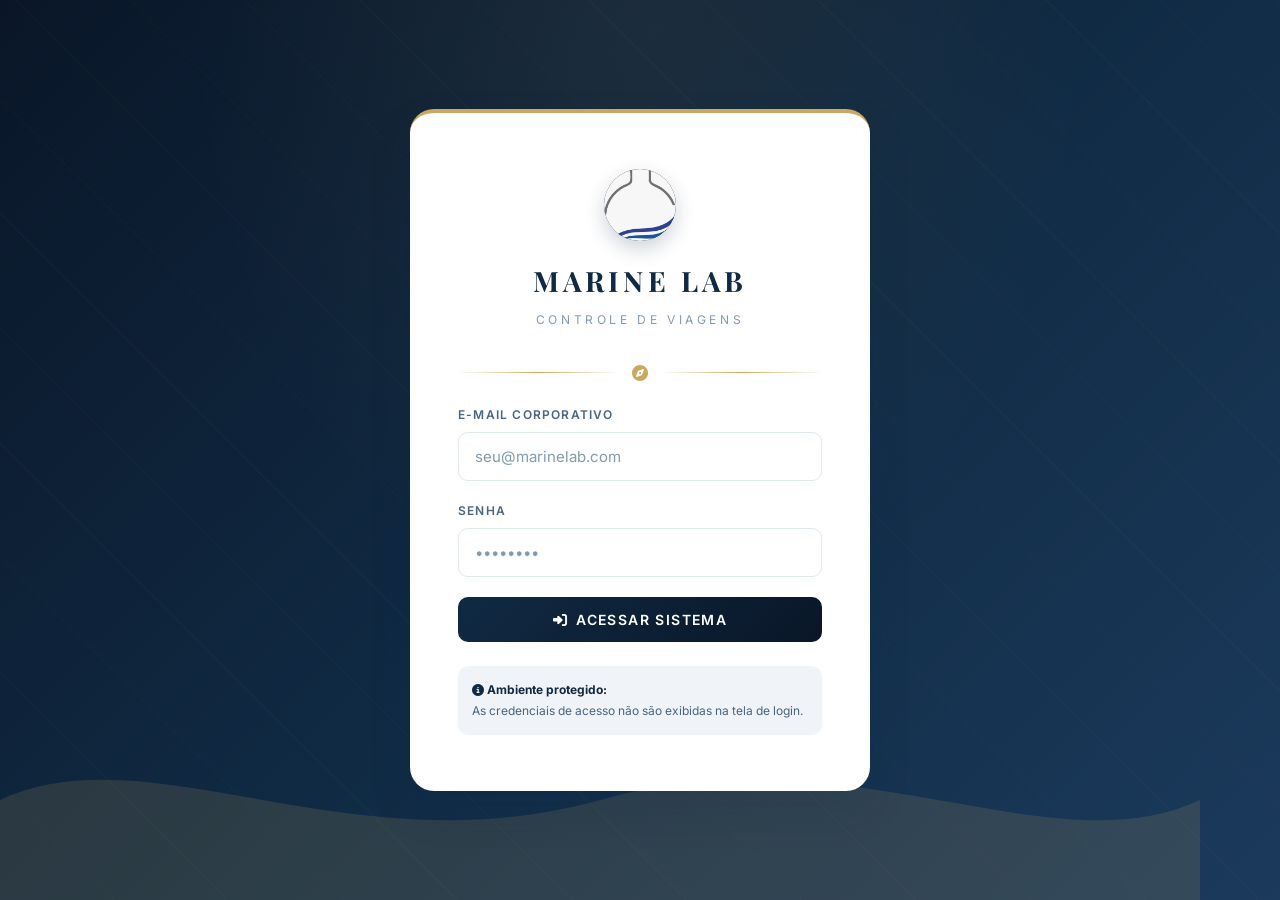
<file: marinelab/index.html>
<!DOCTYPE html>
<html lang="pt-BR">
<head>
    <meta charset="UTF-8">
    <meta name="viewport" content="width=device-width, initial-scale=1.0">
    <meta name="description" content="Marine Lab - Sistema de Controle de Viagens Corporativas">
    <title>Marine Lab • Controle de Viagens</title>

    <link rel="preconnect" href="https://fonts.googleapis.com">
    <link rel="preconnect" href="https://fonts.gstatic.com" crossorigin>
    <link href="https://fonts.googleapis.com/css2?family=Inter:wght@300;400;500;600;700&family=Playfair+Display:wght@500;600;700&family=JetBrains+Mono:wght@400;600&display=swap" rel="stylesheet">

    <link rel="stylesheet" href="https://cdn.jsdelivr.net/npm/@fortawesome/fontawesome-free@6.4.0/css/all.min.css">
    <link rel="stylesheet" href="css/style.css">
</head>
<body class="login-page">

    <svg class="login-wave" viewBox="0 0 1200 200" preserveAspectRatio="none">
        <path d="M0,100 C150,30 350,170 600,100 C850,30 1050,170 1200,100 L1200,200 L0,200 Z" fill="#C9A961"/>
        <path d="M0,130 C150,60 350,200 600,130 C850,60 1050,200 1200,130 L1200,200 L0,200 Z" fill="#C9A961" opacity="0.5"/>
    </svg>

    <div class="login-card">
        <div class="login-logo">
            <div class="login-logo-mark">
                <img src="logomarinelab.jpeg" alt="Logo Marine Lab" class="brand-logo-img">
            </div>
            <h1>Marine Lab</h1>
            <div class="subtitle">Controle de Viagens</div>
        </div>

        <div class="login-divider">
            <i class="fas fa-compass"></i>
        </div>

        <form id="loginForm">
            <div class="form-group">
                <label for="email">E-mail Corporativo</label>
                <input type="email" id="email" class="form-control" placeholder="seu@marinelab.com" required autocomplete="email">
            </div>

            <div class="form-group">
                <label for="password">Senha</label>
                <input type="password" id="password" class="form-control" placeholder="••••••••" required autocomplete="current-password">
            </div>

            <button type="submit" class="btn btn-primary">
                <i class="fas fa-sign-in-alt"></i>
                Acessar Sistema
            </button>
        </form>

        <div class="login-help">
            <strong><i class="fas fa-info-circle"></i> Ambiente protegido:</strong><br>
            As credenciais de acesso não são exibidas na tela de login.
        </div>
    </div>

    <div class="toast-container" id="toastContainer"></div>

    <script src="js/api.js"></script>
    <script src="js/auth.js"></script>
    <script src="js/login.js"></script>
</body>
</html>
</file>
<file: marinelab/css/style.css>
/* ============================================
   MARINE LAB - Controle de Viagens
   Design: Náutico • Luxo • Minimalismo
   ============================================ */

:root {
    /* Paleta náutica luxuosa */
    --navy-deep: #0A1628;
    --navy-primary: #102A43;
    --navy-light: #1B3A5C;
    --gold-luxury: #C9A961;
    --gold-light: #E5C97D;
    --ocean-mist: #486581;
    --pearl: #F0F4F8;
    --ivory: #FAFAF7;
    --white-pure: #FFFFFF;
    --silver: #BCCCDC;
    --charcoal: #243B53;
    --text-primary: #102A43;
    --text-secondary: #486581;
    --text-muted: #829AB1;
    --success: #2E7D5B;
    --warning: #D4A017;
    --danger: #B33A3A;
    --border-subtle: #E2E8F0;
    --shadow-soft: 0 2px 8px rgba(16, 42, 67, 0.06);
    --shadow-medium: 0 8px 24px rgba(16, 42, 67, 0.1);
    --shadow-large: 0 20px 40px rgba(16, 42, 67, 0.15);
}

* {
    margin: 0;
    padding: 0;
    box-sizing: border-box;
}

html, body {
    font-family: 'Inter', -apple-system, BlinkMacSystemFont, sans-serif;
    background: var(--ivory);
    color: var(--text-primary);
    -webkit-font-smoothing: antialiased;
    line-height: 1.6;
}

h1, h2, h3, h4, h5, h6 {
    font-family: 'Playfair Display', Georgia, serif;
    font-weight: 600;
    color: var(--navy-primary);
    letter-spacing: -0.02em;
}

/* ===== LOGIN ===== */
.login-page {
    min-height: 100vh;
    display: flex;
    align-items: center;
    justify-content: center;
    background:
        radial-gradient(ellipse at top, rgba(201, 169, 97, 0.08), transparent 50%),
        linear-gradient(135deg, var(--navy-deep) 0%, var(--navy-primary) 50%, var(--navy-light) 100%);
    position: relative;
    overflow: hidden;
    padding: 20px;
}

.login-page::before {
    content: '';
    position: absolute;
    inset: 0;
    background-image:
        repeating-linear-gradient(45deg, transparent 0, transparent 80px, rgba(201, 169, 97, 0.03) 80px, rgba(201, 169, 97, 0.03) 81px);
    pointer-events: none;
}

.login-wave {
    position: absolute;
    bottom: 0; left: 0; right: 0;
    height: 200px;
    opacity: 0.15;
    pointer-events: none;
}

.login-card {
    background: var(--white-pure);
    border-radius: 24px;
    padding: 56px 48px;
    width: 100%;
    max-width: 460px;
    box-shadow: var(--shadow-large);
    position: relative;
    z-index: 2;
    border-top: 4px solid var(--gold-luxury);
}

.login-logo {
    text-align: center;
    margin-bottom: 36px;
}

.login-logo-mark {
    display: inline-flex;
    align-items: center;
    justify-content: center;
    width: 72px;
    height: 72px;
    background: linear-gradient(135deg, var(--navy-primary), var(--navy-deep));
    border-radius: 50%;
    margin-bottom: 18px;
    box-shadow: 0 8px 20px rgba(16, 42, 67, 0.2);
    position: relative;
}

.login-logo-mark i {
    color: var(--gold-luxury);
    font-size: 32px;
}

.brand-logo-img {
    width: 100%;
    height: 100%;
    object-fit: cover;
    border-radius: inherit;
    display: block;
}

.login-logo h1 {
    font-size: 28px;
    letter-spacing: 0.15em;
    color: var(--navy-primary);
    text-transform: uppercase;
    font-weight: 700;
}

.login-logo .subtitle {
    color: var(--text-muted);
    font-size: 12px;
    letter-spacing: 0.3em;
    text-transform: uppercase;
    margin-top: 6px;
}

.login-divider {
    display: flex;
    align-items: center;
    gap: 12px;
    margin: 24px 0;
    color: var(--gold-luxury);
}

.login-divider::before,
.login-divider::after {
    content: '';
    flex: 1;
    height: 1px;
    background: linear-gradient(90deg, transparent, var(--gold-luxury), transparent);
}

.form-group {
    margin-bottom: 20px;
}

.form-group label {
    display: block;
    font-size: 12px;
    font-weight: 600;
    color: var(--text-secondary);
    text-transform: uppercase;
    letter-spacing: 0.1em;
    margin-bottom: 8px;
}

.form-control {
    width: 100%;
    padding: 14px 16px;
    border: 1.5px solid var(--border-subtle);
    border-radius: 10px;
    font-size: 15px;
    font-family: inherit;
    color: var(--text-primary);
    background: var(--white-pure);
    transition: all 0.2s ease;
}

.form-control:focus {
    outline: none;
    border-color: var(--gold-luxury);
    box-shadow: 0 0 0 4px rgba(201, 169, 97, 0.12);
}

.form-control::placeholder {
    color: var(--text-muted);
}

textarea.form-control {
    resize: vertical;
    min-height: 90px;
    line-height: 1.5;
}

.btn {
    display: inline-flex;
    align-items: center;
    justify-content: center;
    gap: 8px;
    padding: 14px 28px;
    border: none;
    border-radius: 10px;
    font-family: inherit;
    font-size: 14px;
    font-weight: 600;
    letter-spacing: 0.05em;
    cursor: pointer;
    transition: all 0.25s ease;
    text-decoration: none;
    white-space: nowrap;
}

.btn-primary {
    background: linear-gradient(135deg, var(--navy-primary), var(--navy-deep));
    color: var(--white-pure);
    width: 100%;
    text-transform: uppercase;
    letter-spacing: 0.1em;
}

.btn-primary:hover {
    transform: translateY(-1px);
    box-shadow: 0 10px 24px rgba(16, 42, 67, 0.25);
}

.btn-gold {
    background: linear-gradient(135deg, var(--gold-luxury), var(--gold-light));
    color: var(--navy-deep);
}
.btn-gold:hover { transform: translateY(-1px); box-shadow: 0 8px 20px rgba(201, 169, 97, 0.4); }

.btn-secondary {
    background: var(--pearl);
    color: var(--navy-primary);
    border: 1px solid var(--border-subtle);
}
.btn-secondary:hover { background: var(--silver); }

.btn-danger {
    background: var(--danger);
    color: white;
}
.btn-success { background: var(--success); color: white; }

.btn-sm { padding: 8px 14px; font-size: 12px; }
.btn-icon { padding: 10px; width: 40px; height: 40px; }

.login-help {
    margin-top: 24px;
    padding: 14px;
    background: var(--pearl);
    border-radius: 10px;
    font-size: 12px;
    color: var(--text-secondary);
    line-height: 1.7;
}
.login-help strong { color: var(--navy-primary); }

/* ===== APP LAYOUT ===== */
.app-layout {
    display: flex;
    min-height: 100vh;
}

.sidebar {
    width: 260px;
    background: linear-gradient(180deg, var(--navy-deep), var(--navy-primary));
    color: var(--white-pure);
    padding: 28px 0;
    position: fixed;
    top: 0; left: 0; bottom: 0;
    overflow-y: auto;
    z-index: 100;
    border-right: 1px solid rgba(201, 169, 97, 0.15);
}

.sidebar-brand {
    padding: 0 24px 28px;
    border-bottom: 1px solid rgba(255,255,255,0.08);
    margin-bottom: 20px;
}

.sidebar-brand .logo-mini {
    display: flex;
    align-items: center;
    gap: 12px;
}

.sidebar-brand .logo-mark {
    width: 42px; height: 42px;
    border-radius: 10px;
    background: linear-gradient(135deg, var(--gold-luxury), var(--gold-light));
    display: flex; align-items: center; justify-content: center;
    color: var(--navy-deep);
    font-size: 18px;
    flex-shrink: 0;
    overflow: hidden;
}

.sidebar-brand h2 {
    color: white;
    font-size: 18px;
    letter-spacing: 0.12em;
    text-transform: uppercase;
    margin: 0;
}

.sidebar-brand .tagline {
    color: var(--gold-luxury);
    font-size: 10px;
    letter-spacing: 0.25em;
    text-transform: uppercase;
    margin-top: 2px;
}

.nav-section-label {
    padding: 8px 24px;
    color: rgba(255,255,255,0.4);
    font-size: 10px;
    letter-spacing: 0.2em;
    text-transform: uppercase;
    font-weight: 600;
    margin-top: 12px;
}

.nav-item {
    display: flex;
    align-items: center;
    gap: 14px;
    padding: 12px 24px;
    color: rgba(255,255,255,0.75);
    text-decoration: none;
    font-size: 14px;
    font-weight: 500;
    cursor: pointer;
    transition: all 0.2s ease;
    border-left: 3px solid transparent;
}

.nav-item i {
    width: 20px;
    text-align: center;
    font-size: 15px;
}

.nav-item:hover {
    background: rgba(255,255,255,0.05);
    color: white;
}

.nav-item.active {
    background: linear-gradient(90deg, rgba(201, 169, 97, 0.15), transparent);
    color: var(--gold-luxury);
    border-left-color: var(--gold-luxury);
}

.sidebar-footer {
    position: absolute;
    bottom: 0; left: 0; right: 0;
    padding: 20px 24px;
    border-top: 1px solid rgba(255,255,255,0.08);
    background: var(--navy-deep);
}

.user-info {
    display: flex;
    align-items: center;
    gap: 12px;
    margin-bottom: 12px;
}

.user-avatar {
    width: 38px; height: 38px;
    border-radius: 50%;
    background: var(--gold-luxury);
    color: var(--navy-deep);
    display: flex; align-items: center; justify-content: center;
    font-weight: 700;
    font-size: 14px;
}

.user-details {
    flex: 1;
    min-width: 0;
}
.user-details .name {
    color: white;
    font-size: 13px;
    font-weight: 600;
    white-space: nowrap;
    overflow: hidden;
    text-overflow: ellipsis;
}
.user-details .role {
    color: var(--gold-luxury);
    font-size: 10px;
    letter-spacing: 0.15em;
    text-transform: uppercase;
}

.btn-logout {
    width: 100%;
    background: rgba(255,255,255,0.05);
    color: rgba(255,255,255,0.7);
    border: 1px solid rgba(255,255,255,0.1);
    padding: 10px;
    font-size: 12px;
    border-radius: 8px;
}
.btn-logout:hover { background: rgba(179, 58, 58, 0.2); color: white; border-color: var(--danger); }

/* ===== MAIN CONTENT ===== */
.main-content {
    margin-left: 260px;
    flex: 1;
    min-height: 100vh;
}

.topbar {
    background: var(--white-pure);
    padding: 20px 36px;
    border-bottom: 1px solid var(--border-subtle);
    display: flex;
    align-items: center;
    justify-content: space-between;
    position: sticky;
    top: 0;
    z-index: 50;
}

.topbar-title h1 {
    font-size: 24px;
    margin: 0;
}
.topbar-title .breadcrumb {
    font-size: 12px;
    color: var(--text-muted);
    letter-spacing: 0.1em;
    text-transform: uppercase;
    margin-top: 2px;
}

.topbar-actions {
    display: flex;
    gap: 10px;
    align-items: center;
}

.menu-toggle {
    display: none;
    background: transparent;
    border: none;
    color: var(--navy-primary);
    font-size: 22px;
    cursor: pointer;
}

.page-content {
    padding: 32px 36px;
}

/* ===== CARDS / KPIs ===== */
.kpi-grid {
    display: grid;
    grid-template-columns: repeat(auto-fit, minmax(220px, 1fr));
    gap: 20px;
    margin-bottom: 28px;
}

.kpi-card {
    background: var(--white-pure);
    border-radius: 16px;
    padding: 22px 24px;
    box-shadow: var(--shadow-soft);
    border: 1px solid var(--border-subtle);
    position: relative;
    overflow: hidden;
    transition: all 0.25s ease;
}

.kpi-card::before {
    content: '';
    position: absolute;
    top: 0; left: 0;
    width: 4px; height: 100%;
    background: var(--gold-luxury);
    opacity: 0.7;
}

.kpi-card:hover {
    transform: translateY(-2px);
    box-shadow: var(--shadow-medium);
}

.kpi-card .label {
    font-size: 11px;
    color: var(--text-muted);
    letter-spacing: 0.15em;
    text-transform: uppercase;
    font-weight: 600;
    margin-bottom: 10px;
}

.kpi-card .value {
    font-family: 'Playfair Display', serif;
    font-size: 30px;
    font-weight: 700;
    color: var(--navy-primary);
    line-height: 1.2;
}

.kpi-card .meta {
    margin-top: 8px;
    font-size: 12px;
    color: var(--text-secondary);
}

.kpi-card .icon-corner {
    position: absolute;
    top: 18px; right: 18px;
    color: var(--gold-luxury);
    opacity: 0.4;
    font-size: 28px;
}

/* ===== PANELS ===== */
.panel {
    background: var(--white-pure);
    border-radius: 16px;
    padding: 24px;
    box-shadow: var(--shadow-soft);
    border: 1px solid var(--border-subtle);
    margin-bottom: 24px;
}

.panel-header {
    display: flex;
    align-items: center;
    justify-content: space-between;
    margin-bottom: 20px;
    padding-bottom: 14px;
    border-bottom: 1px solid var(--border-subtle);
}

.panel-header h3 {
    font-size: 18px;
    margin: 0;
}

.panel-header .actions {
    display: flex; gap: 8px;
}

.panels-row {
    display: grid;
    grid-template-columns: 1fr 1fr;
    gap: 20px;
}

/* ===== TABLES ===== */
.data-table {
    width: 100%;
    border-collapse: collapse;
    font-size: 13px;
}

.data-table thead th {
    text-align: left;
    padding: 12px 14px;
    background: var(--pearl);
    color: var(--text-secondary);
    font-weight: 600;
    font-size: 11px;
    text-transform: uppercase;
    letter-spacing: 0.1em;
    border-bottom: 1px solid var(--border-subtle);
}
.data-table thead th:first-child { border-top-left-radius: 8px; }
.data-table thead th:last-child { border-top-right-radius: 8px; }

.data-table tbody td {
    padding: 14px;
    border-bottom: 1px solid var(--border-subtle);
    color: var(--text-primary);
    vertical-align: middle;
}

.data-table tbody tr:hover {
    background: rgba(201, 169, 97, 0.04);
}

.table-wrapper {
    overflow-x: auto;
    border-radius: 8px;
}

/* ===== BADGES ===== */
.badge {
    display: inline-flex;
    align-items: center;
    gap: 6px;
    padding: 4px 10px;
    border-radius: 20px;
    font-size: 11px;
    font-weight: 600;
    letter-spacing: 0.05em;
    text-transform: uppercase;
}
.badge::before {
    content: '';
    width: 6px; height: 6px;
    border-radius: 50%;
    background: currentColor;
}
.badge-success { background: rgba(46, 125, 91, 0.12); color: var(--success); }
.badge-warning { background: rgba(212, 160, 23, 0.12); color: var(--warning); }
.badge-danger  { background: rgba(179, 58, 58, 0.12); color: var(--danger); }
.badge-info    { background: rgba(72, 101, 129, 0.12); color: var(--ocean-mist); }
.badge-gold    { background: rgba(201, 169, 97, 0.15); color: #8B7128; }

/* ===== FILTERS ===== */
.filter-bar {
    display: grid;
    grid-template-columns: repeat(auto-fit, minmax(180px, 1fr));
    gap: 12px;
    margin-bottom: 20px;
    padding: 18px;
    background: var(--pearl);
    border-radius: 12px;
    border: 1px solid var(--border-subtle);
}
.filter-bar .form-group { margin: 0; }

/* ===== TRIP CARDS ===== */
.trip-grid {
    display: grid;
    grid-template-columns: repeat(auto-fill, minmax(320px, 1fr));
    gap: 20px;
}

.trip-card {
    background: var(--white-pure);
    border-radius: 16px;
    padding: 22px;
    box-shadow: var(--shadow-soft);
    border: 1px solid var(--border-subtle);
    cursor: pointer;
    transition: all 0.25s ease;
    position: relative;
    overflow: hidden;
}
.trip-card:hover {
    transform: translateY(-3px);
    box-shadow: var(--shadow-medium);
    border-color: var(--gold-luxury);
}
.trip-card .trip-header {
    display: flex;
    justify-content: space-between;
    align-items: flex-start;
    gap: 12px;
    margin-bottom: 16px;
}
.trip-card h4 {
    font-size: 17px;
    margin: 0 0 4px 0;
    color: var(--navy-primary);
}
.trip-card .trip-meta {
    font-size: 12px;
    color: var(--text-secondary);
    margin-bottom: 4px;
    display: flex;
    align-items: center;
    gap: 6px;
}
.trip-card .trip-meta i { color: var(--gold-luxury); width: 14px; }

.trip-card .trip-stats {
    margin-top: 16px;
    padding-top: 14px;
    border-top: 1px solid var(--border-subtle);
    display: flex;
    justify-content: space-between;
    align-items: center;
}
.trip-card .total-spent {
    font-family: 'Playfair Display', serif;
    font-size: 22px;
    color: var(--navy-primary);
    font-weight: 700;
}
.trip-card .total-spent .currency {
    font-size: 12px;
    color: var(--gold-luxury);
    margin-right: 4px;
    letter-spacing: 0.1em;
}

/* ===== MODAL ===== */
.modal-overlay {
    position: fixed;
    inset: 0;
    background: rgba(10, 22, 40, 0.7);
    backdrop-filter: blur(4px);
    display: none;
    align-items: center;
    justify-content: center;
    z-index: 1000;
    padding: 20px;
    overflow-y: auto;
}
.modal-overlay.active { display: flex; }

.modal {
    background: var(--white-pure);
    border-radius: 20px;
    width: 100%;
    max-width: 640px;
    max-height: 90vh;
    overflow-y: auto;
    box-shadow: var(--shadow-large);
    border-top: 4px solid var(--gold-luxury);
}

.modal-large { max-width: 900px; }

.modal-header {
    padding: 24px 28px;
    border-bottom: 1px solid var(--border-subtle);
    display: flex;
    align-items: center;
    justify-content: space-between;
}
.modal-header h3 { margin: 0; font-size: 20px; }

.modal-close {
    background: transparent;
    border: none;
    color: var(--text-muted);
    font-size: 22px;
    cursor: pointer;
    width: 36px; height: 36px;
    border-radius: 50%;
    display: flex; align-items: center; justify-content: center;
}
.modal-close:hover { background: var(--pearl); color: var(--danger); }

.modal-body { padding: 24px 28px; }

.modal-footer {
    padding: 18px 28px;
    border-top: 1px solid var(--border-subtle);
    display: flex;
    gap: 10px;
    justify-content: flex-end;
}

.form-row {
    display: grid;
    grid-template-columns: 1fr 1fr;
    gap: 14px;
}
.form-row-3 { grid-template-columns: 1fr 1fr 1fr; }

/* ===== TOAST ===== */
.toast-container {
    position: fixed;
    top: 24px; right: 24px;
    z-index: 2000;
    display: flex;
    flex-direction: column;
    gap: 10px;
}
.toast {
    background: var(--white-pure);
    border-radius: 12px;
    padding: 14px 18px;
    box-shadow: var(--shadow-large);
    display: flex;
    align-items: center;
    gap: 12px;
    min-width: 280px;
    border-left: 4px solid var(--gold-luxury);
    animation: slideIn 0.3s ease;
}
.toast.success { border-left-color: var(--success); }
.toast.error   { border-left-color: var(--danger); }
.toast.warning { border-left-color: var(--warning); }
.toast i { font-size: 20px; }
.toast.success i { color: var(--success); }
.toast.error i   { color: var(--danger); }
.toast.warning i { color: var(--warning); }
.toast .text { flex: 1; font-size: 14px; color: var(--text-primary); }

@keyframes slideIn {
    from { transform: translateX(120%); opacity: 0; }
    to { transform: translateX(0); opacity: 1; }
}

/* ===== EMPTY STATE ===== */
.empty-state {
    text-align: center;
    padding: 60px 20px;
    color: var(--text-muted);
}
.empty-state i {
    font-size: 56px;
    color: var(--gold-luxury);
    opacity: 0.5;
    margin-bottom: 16px;
}
.empty-state h3 {
    font-size: 20px;
    color: var(--navy-primary);
    margin-bottom: 8px;
}
.empty-state p { font-size: 14px; color: var(--text-secondary); }

/* ===== CHARTS ===== */
.chart-container {
    position: relative;
    height: 320px;
    width: 100%;
}

/* ===== CATEGORY ICONS ===== */
.category-icon {
    width: 36px; height: 36px;
    border-radius: 10px;
    display: inline-flex;
    align-items: center;
    justify-content: center;
    color: white;
    font-size: 14px;
}
.cat-alimentacao { background: linear-gradient(135deg, #E07856, #D45F39); }
.cat-hospedagem  { background: linear-gradient(135deg, #5C8AA0, #486581); }
.cat-combustivel { background: linear-gradient(135deg, #4A4A4A, #2C2C2C); }
.cat-transporte  { background: linear-gradient(135deg, #7A9E7E, #5B7E60); }
.cat-outros      { background: linear-gradient(135deg, #C9A961, #A88A45); }

/* ===== QUICK ENTRY (Big Buttons) ===== */
.quick-categories {
    display: grid;
    grid-template-columns: repeat(auto-fit, minmax(140px, 1fr));
    gap: 12px;
    margin-bottom: 20px;
}
.quick-cat-btn {
    padding: 18px 14px;
    background: var(--white-pure);
    border: 2px solid var(--border-subtle);
    border-radius: 14px;
    cursor: pointer;
    text-align: center;
    transition: all 0.2s ease;
    font-family: inherit;
}
.quick-cat-btn:hover {
    border-color: var(--gold-luxury);
    transform: translateY(-2px);
}
.quick-cat-btn.selected {
    border-color: var(--gold-luxury);
    background: rgba(201, 169, 97, 0.08);
    box-shadow: var(--shadow-soft);
}
.quick-cat-btn i {
    font-size: 24px;
    color: var(--navy-primary);
    margin-bottom: 6px;
    display: block;
}
.quick-cat-btn.selected i { color: var(--gold-luxury); }
.quick-cat-btn .label {
    font-size: 12px;
    font-weight: 600;
    color: var(--text-primary);
    letter-spacing: 0.05em;
    text-transform: uppercase;
}

/* ===== UPLOAD ===== */
.upload-area {
    border: 2px dashed var(--border-subtle);
    border-radius: 12px;
    padding: 24px;
    text-align: center;
    cursor: pointer;
    transition: all 0.2s ease;
    background: var(--pearl);
}
.upload-area:hover {
    border-color: var(--gold-luxury);
    background: rgba(201, 169, 97, 0.04);
}
.upload-area i {
    font-size: 32px;
    color: var(--gold-luxury);
    margin-bottom: 8px;
}
.upload-area p {
    color: var(--text-secondary);
    font-size: 13px;
    margin: 0;
}
.upload-area .preview {
    max-height: 120px;
    border-radius: 8px;
    margin-top: 10px;
}

/* ===== TRIP DETAIL ===== */
.trip-detail-header {
    background: linear-gradient(135deg, var(--navy-deep), var(--navy-primary));
    color: white;
    padding: 32px;
    border-radius: 20px;
    margin-bottom: 24px;
    position: relative;
    overflow: hidden;
}
.trip-detail-header::before {
    content: '';
    position: absolute;
    top: -50%; right: -10%;
    width: 300px; height: 300px;
    background: radial-gradient(circle, rgba(201, 169, 97, 0.15), transparent 70%);
    pointer-events: none;
}
.trip-detail-header h2 {
    color: white;
    font-size: 28px;
    margin-bottom: 6px;
}
.trip-detail-header .meta-row {
    display: flex;
    flex-wrap: wrap;
    gap: 24px;
    margin-top: 16px;
    font-size: 13px;
}
.trip-detail-header .meta-row span {
    display: flex; align-items: center; gap: 6px;
    color: rgba(255,255,255,0.8);
}
.trip-detail-header .meta-row i { color: var(--gold-luxury); }
.trip-detail-header .total-display {
    margin-top: 20px;
    padding-top: 20px;
    border-top: 1px solid rgba(255,255,255,0.15);
}
.trip-detail-header .total-display .label {
    font-size: 11px;
    color: var(--gold-luxury);
    letter-spacing: 0.2em;
    text-transform: uppercase;
}
.trip-detail-header .total-display .amount {
    font-family: 'Playfair Display', serif;
    font-size: 42px;
    color: white;
    font-weight: 700;
}

/* ===== CHECKBOX ===== */
.form-check {
    display: flex;
    align-items: center;
    gap: 10px;
    cursor: pointer;
    user-select: none;
}
.form-check input { width: 18px; height: 18px; accent-color: var(--gold-luxury); }
.form-check label { font-size: 14px; color: var(--text-primary); margin: 0; text-transform: none; letter-spacing: normal; font-weight: 500; cursor: pointer; }

/* ===== HIDE / UTILITIES ===== */
.hidden { display: none !important; }
.text-right { text-align: right; }
.text-center { text-align: center; }
.text-muted { color: var(--text-muted); }
.text-gold { color: var(--gold-luxury); }
.text-success { color: var(--success); }
.text-danger { color: var(--danger); }
.font-mono { font-family: 'JetBrains Mono', monospace; }
.mb-0 { margin-bottom: 0 !important; }
.mb-2 { margin-bottom: 12px; }
.mt-2 { margin-top: 12px; }
.flex-between { display: flex; justify-content: space-between; align-items: center; }
.flex-center { display: flex; justify-content: center; align-items: center; }
.gap-2 { gap: 8px; }

/* ===== RESPONSIVE ===== */
@media (max-width: 968px) {
    .panels-row { grid-template-columns: 1fr; }
    .form-row, .form-row-3 { grid-template-columns: 1fr; }
}

@media (max-width: 768px) {
    .sidebar {
        transform: translateX(-100%);
        transition: transform 0.3s ease;
    }
    .sidebar.open { transform: translateX(0); }
    .main-content { margin-left: 0; }
    .menu-toggle { display: block; }
    .topbar { padding: 16px 20px; }
    .topbar-title h1 { font-size: 18px; }
    .page-content { padding: 20px 16px; }
    .login-card { padding: 36px 24px; }
    .kpi-card .value { font-size: 24px; }
    .modal { border-radius: 16px; }
    .modal-header, .modal-body, .modal-footer { padding-left: 20px; padding-right: 20px; }
    .trip-detail-header { padding: 22px; }
    .trip-detail-header h2 { font-size: 22px; }
    .trip-detail-header .total-display .amount { font-size: 32px; }
    .quick-cat-btn { padding: 14px 8px; }
    .topbar-actions .btn span { display: none; }
}

/* ===== PRINT ===== */
@media print {
    .sidebar, .topbar, .no-print { display: none !important; }
    .main-content { margin-left: 0; }
    .page-content { padding: 0; }
    body { background: white; }
}
</file>
